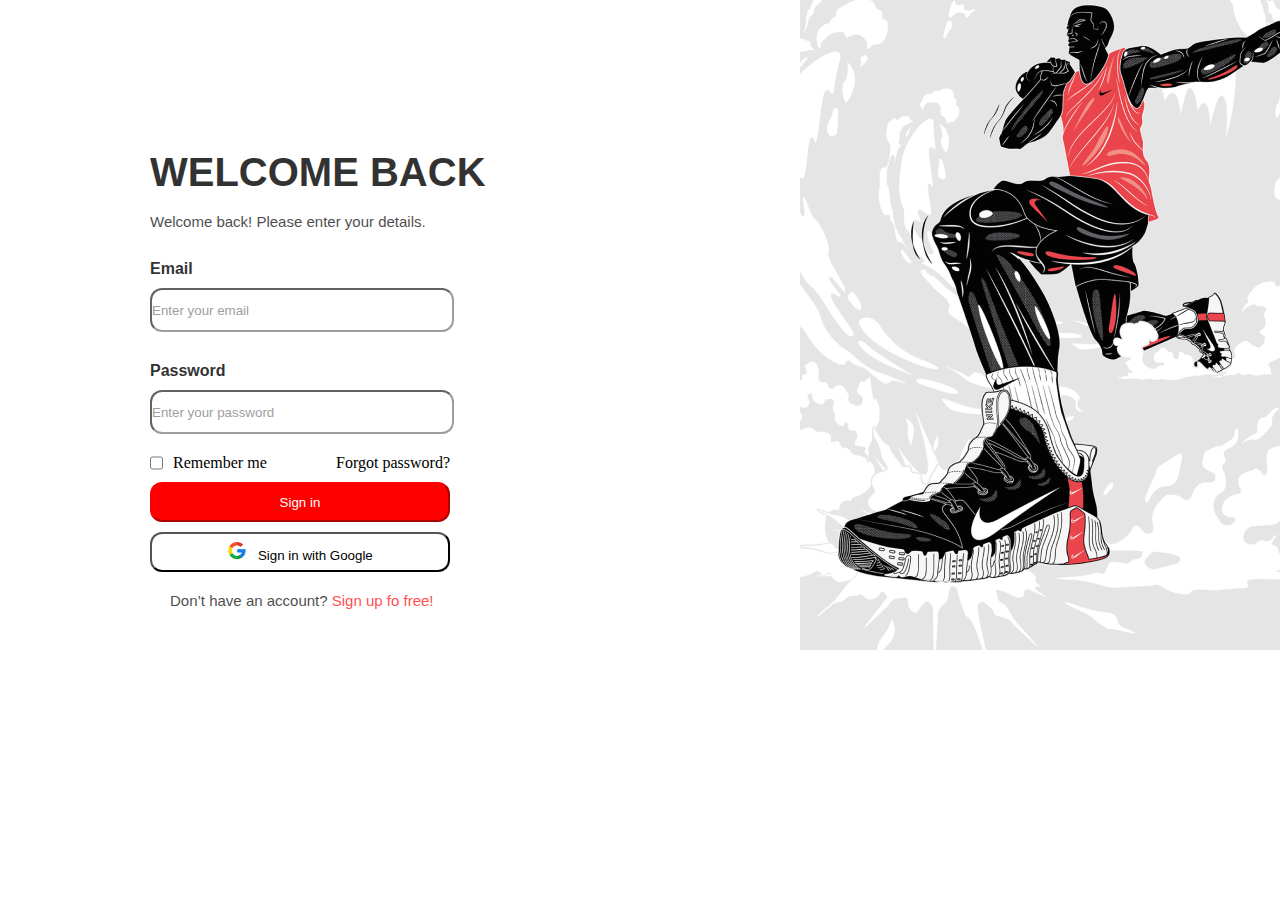
<file: index.html>
<!DOCTYPE html>
<html lang="en">

<head>
    <meta charset="UTF-8">
    <meta http-equiv="X-UA-Compatible" content="IE=edge">
    <meta name="viewport" content="width=device-width">
    <link id="f" rel="shortcut icon"
        href='[data-uri]'
        type="image/x-icon">
    <title>Web-Midterm</title>
</head>

<style>
    * {
        margin: 0;
        padding: 0;
    }

    .photo {
        margin-left: 350px;
    }

    body {
        border-color: #F8F8F8;
        display: flex;
    }

    @media(max-width:1000px) {
        .photo {
            max-width: 0px;
        }
    }

    @media(max-width:400px) {
        .enter {
            max-width: 400px;
            margin-left: 50px;
        }
    }

    .enter {
        width: 300px;
        margin-top: 150px;
        margin-left: 150px;
    }

    .enter h1 {
        font-size: 40px;
        font-family: 'Poppins', sans-serif;
        width: 400px;
        opacity: 0.8;
    }

    @media(max-width:400px) {
        .enter h1 {
            max-width: 400px;
        }
    }

    p {
        width: 300px;
        font-size: 15px;
        font-family: 'Poppins', sans-serif;
        opacity: 0.7;
    }

    @media(max-width:400px) {
        .p {
            max-width: 300px;
        }
    }

    .enter h4 {
        margin-top: 30px;
        font-family: 'Poppins', sans-serif;
        opacity: 0.8;
    }

    button {
        background-color: #fff;
        border-radius: 12px;
        width: 300px;
        height: 40px;
        margin-top: 10px;
        text-align: left;
    }

    @media(max-width:400px) {
        .button {
            max-width: 300px;
        }
    }

    .input {
        background-color: #fff;
        border-radius: 12px;
        width: 300px;
        height: 40px;
        margin-top: 10px;
        text-align: left;
        opacity: 0.7;
    }

    @media(max-width:400px) {
        .input {
            max-width: 300px;
        }
    }

    #email-error {
        color: rgb(255, 0, 0);
    }

    .check {
        display: flex;
    }

    .check .remember {
        margin-left: 10px;
    }

    .checkbox {
        margin-top: 20px;
        display: flex;
        justify-content: space-between;
    }

    .sign {
        background-color: rgb(255, 0, 0);
        color: rgb(255, 255, 255);
        border-color: rgb(255, 0, 0);
        text-align: center;
    }

    .sign:hover {
        background-color: #fff;
        color: rgb(255, 0, 0);
        border-color: rgb(255, 0, 0);
        cursor: pointer;
    }

    .google {
        text-align: center;
        justify-content: space-between;
    }

    .google span {
        margin-left: 7px;
        margin-top: -10px;
    }

    .google:hover {
        background-color: #fff;
        color: rgb(255, 0, 0);
        border-color: rgb(255, 0, 0);
        cursor: pointer;
    }

    .signupfree {
        margin-top: 20px;
        margin-left: 20px;
        color: #000;
        text-decoration: none;
    }

    .signupfree span {
        color: rgb(255, 0, 0);
    }
</style>

<body>
    <div class="enter">
        <h1>WELCOME BACK</h1><br>
        <p>Welcome back! Please enter your details.</p>
<!-- this part connect with js -->
        <h4>Email</h4>
        <input  class="input" type="email" placeholder="Enter your email" id="contact-email" onkeyup="validateEmail()" >
        <span id="email-error"></span>

        <h4>Password</h4>
        <input class="input" type="password" minlength="8" placeholder="Enter your password">

        <div class="checkbox">
            <div class="check">
                <input type="checkbox">
                <span class="remember">Remember me</span>
            </div>
            <span>Forgot password?</span>
        </div>
        <button type="submit" class="sign">Sign in</button>
        <button type="submit" class="google"> <img src="img/google.png" alt="google icon" width="20px"> <span> Sign in
                with Google </span> </button>
        <p class="signupfree">Don’t have an account? <span>Sign up fo free!</span> </p>
    </div>

 
        <img src="./img/c392ba101244345 1.png" class="photo" alt="sportsman" width="600">
    


    <script src = "script.js"></script>


</body>

</html>
</file>
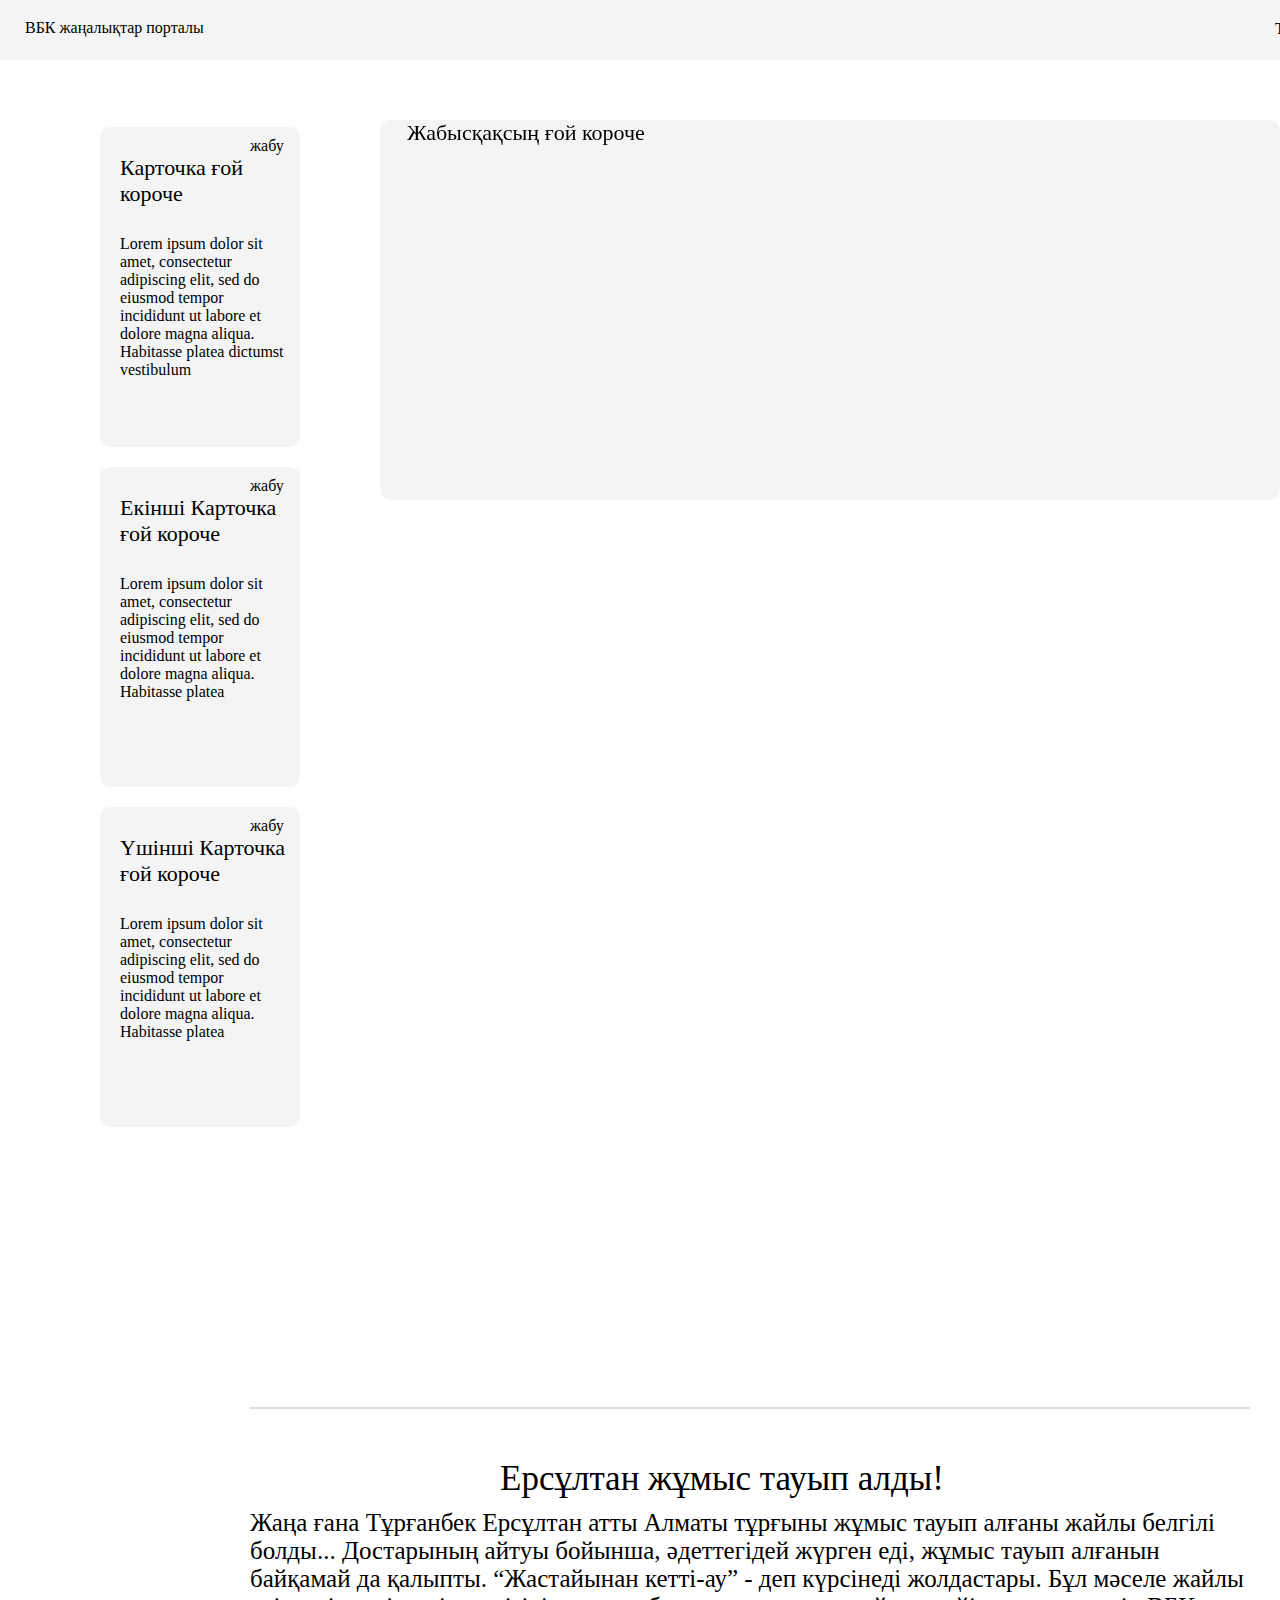
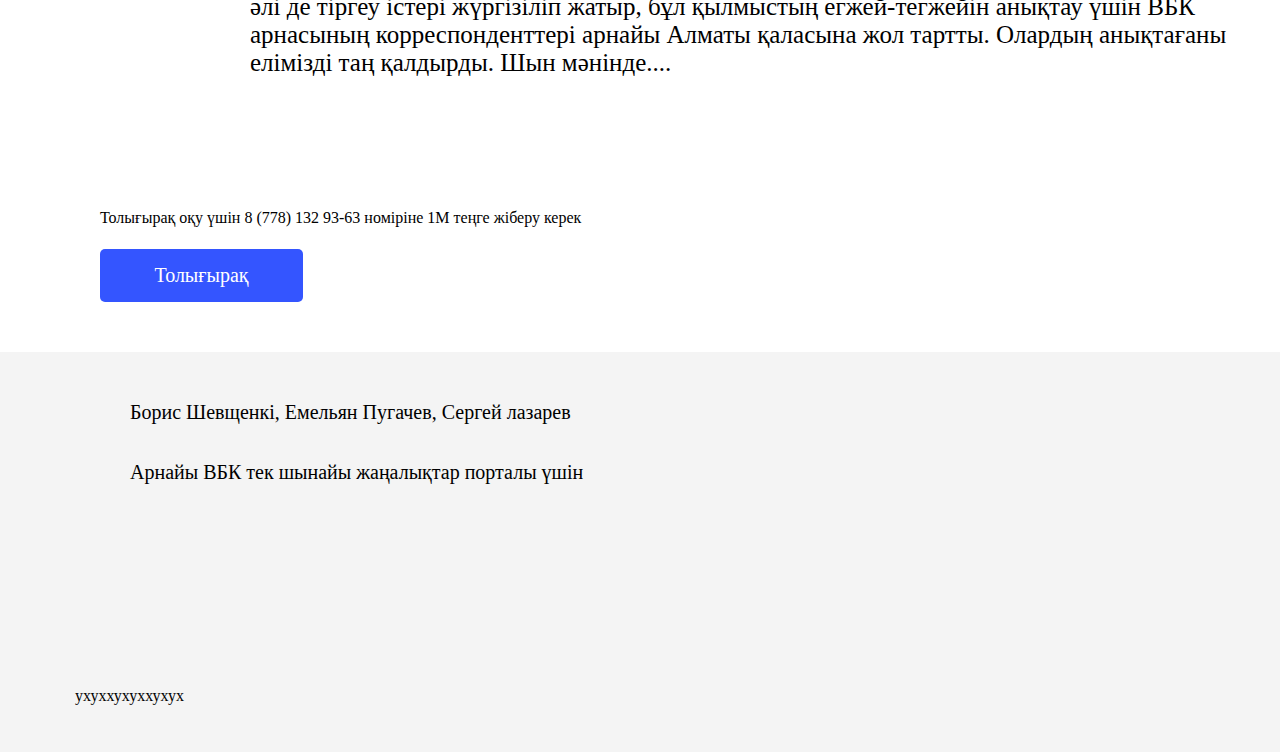
<file: hw2/index.html>
<!DOCTYPE html>
<html lang="en">
<head>
    <meta charset="UTF-8">
    <meta http-equiv="X-UA-Compatible" content="IE=edge">
    <meta name="viewport" content="width=device-width, initial-scale=1.0">
    <link id = "f" rel = "shortcut icon" href = 'https://bestdesignhub.com/wp-content/uploads/2020/08/hatchful.png' type = "image/x-icon">

    <title>Bu'rtu'rli Sait</title>
</head>
<style>
  *{
    padding: 0;
    margin: 0;
    box-sizing: border-box;
  }
  /* we change <div class = "head">  --->  header */
  /* header{
    width: 100%;
    height: 80px;
    background-color: #F4F4F4;
    position: fixed;
    top:0px;
    z-index: 2;
    font-size: 24px;
    padding-left: 80px;
    padding-top: 24px;
  }
  .right{
    margin-left: auto;
  } */
  .head{
    background: #F4F4F4;
    position: absolute;
    width: 1470px;
    height: 60px;
    top:0px;
  }
   .right{
    width: 200px;
    height: 20px;
    margin-left: 1275px;
    margin-top: -19px;
  }
  .left{
    width: 200px;
    height: 20px;
    margin-left: 25px;
    margin-top: 19px;
  }
  .zhabysqaq{
    background: #F4F4F4;
    position: sticky;
    width: 900px;
    height: 380px;
    left: 478px;
    top:120px;
    border-radius: 10px;
  }
  .zhabysqaqtext{
    margin-left: 27px;
    margin-top: 7px;
    font-size: 22px;
  }
  .cards{
    width: 220px;
    height: 1200px;
    margin-left:100px;
    margin-top:-260px;
  }
  /* 1 */
  .card1{
    padding: 10px;
    width: 200px;
    height: 320px;
    background: #F4F4F4;
    border-radius: 10px;
  }
  .card1title{
    margin-left: 10px;
    font-family:Georgia, 'Times New Roman', Times, serif;
    font-size: 22px;
  }
  .card1text{
    margin-top: 10px;
    margin-left: 10px;
    font-family: cursive;
  }
  /* 2 */
  .card2{
    padding: 10px;
    width: 200px;
    height: 320px;
    margin-top: 20px;
    background: #F4F4F4;
    border-radius: 10px;
  }
  .card2title{
    margin-left: 10px;
    font-family:Georgia, 'Times New Roman', Times, serif;
    font-size: 22px;
  }
  .card2text{
    margin-top: 10px;
    margin-left: 10px;
    font-family: cursive;
  }
  /* 3 */
  .card3{
    padding: 10px;
    width: 200px;
    height: 320px;
    margin-top: 20px;
    background: #F4F4F4;
    border-radius: 10px;
  }
  .card3title{
    margin-left: 10px;
    font-family:Georgia, 'Times New Roman', Times, serif;
    font-size: 22px;
  }
  /* zhabular */
  .card3text{
    margin-top: 10px;
    margin-left: 10px;
    font-family: cursive;
  }
  .zhabu{
    margin-left:140px;
  }
  
  .line{
    width:100%;
    height:1px;
  } 
  
  .line{
    width:1000px;
    height: 0;
    margin-top:80px;
    margin-left: 250px;
    margin-bottom: 300px;
    border: 1px solid #DCDCDC;
  }
  .erstitle{
    width: 450px;
    height: 100px;
    margin-top: -250px;
    margin-left: 500px;
    font-size:35px;
  }
  .erstext{
    width: 1000px;
    height: 400px;
    margin-top: -50px;
    margin-left: 250px;
    font-size: 25px;
    font-family:'Times';
  }
  .number{
    width: 500px;
    height: 10px;
    margin-top:-100px;
    margin-left: 100px;

  }
  button{
    padding:15px;
    border:none;
    background-color:#3455FF;
    color:white;
    margin:auto;
    width:203px;
    border-radius: 5px;
    font-family: 'Times';
    font-size: 20px;
    margin-left: 100px;
    margin-top: 30px;
}
.asty{
  width: 1470px;
  height: 400px;
  margin-top: 50px;
  background: #F4F4F4;
}
.journalists{
  width: 550px;
  height: 30px;
  padding: 30px;
  margin-left: 100px;
  font-size: 20px;
  line-height: 3;
}
.kicking{
  width: 100px;
  height: 0;
  padding: 25px;
  margin-top: 250px;
  margin-left: 50px;
}
</style>

<body>
    <!-- head -->   
    <!-- change to header -->
    <div class="head">
        <p class = "left">ВБК жаңалықтар порталы</p>
        <p class = "right">Тек шынайы ақпарат!</p>
    </div>
    <!-- <header>
      <span class="right"></span>
    </header> -->

    <!-- zhabysqaq -->
    <div>
    <div class="zhabysqaq">
        <p class = "zhabysqaqtext">Жабысқақсың ғой короче</p>
    </div>
    <!-- cards -->
  <div class="cards">
    <div class="card1">
        <p class = "zhabu">жабу</p>
        <p class = "card1title">Карточка ғой короче</p><br>
        <p class = "card1text">Lorem ipsum dolor sit amet, consectetur adipiscing elit, sed do eiusmod tempor incididunt ut labore et dolore magna aliqua. Habitasse platea dictumst vestibulum </p><br>
    </div>
    <div class="card2">
        <p class = "zhabu">жабу</p>
        <p class = "card2title">Екінші Карточка ғой короче</p><br>
        <p class = "card2text">Lorem ipsum dolor sit amet, consectetur adipiscing elit, sed do eiusmod tempor incididunt ut labore et dolore magna aliqua. Habitasse platea</p><br>
    </div>
    <div class="card3">
        <p class = "zhabu">жабу</p>
        <p class = "card3title">Үшінші Карточка ғой короче</p><br>
        <p class = "card3text">Lorem ipsum dolor sit amet, consectetur adipiscing elit, sed do eiusmod tempor incididunt ut labore et dolore magna aliqua. Habitasse platea</p><br>
    </div>
  </div>
</div>
  <!-- line -->
  <div class="line"></div>
  <!-- Ers found work -->
  <div class="ers">
    <p class = "erstitle">Ерсұлтан жұмыс тауып алды!</p>
    <p class = "erstext">Жаңа ғана Тұрғанбек Ерсұлтан атты Алматы тұрғыны жұмыс тауып алғаны жайлы белгілі болды... Достарының айтуы бойынша, әдеттегідей жүрген еді, жұмыс тауып алғанын байқамай да қалыпты. “Жастайынан кетті-ау” - деп күрсінеді жолдастары. Бұл мәселе жайлы әлі де тіргеу істері жүргізіліп жатыр, бұл қылмыстың егжей-тегжейін анықтау үшін ВБК арнасының корреспонденттері арнайы Алматы қаласына жол тартты. Олардың анықтағаны елімізді таң қалдырды. Шын мәнінде....</p> 
  </div>
   <!-- number for more information -->
  <div class="number">Толығырақ оқу үшін 8 (778) 132 93-63 номіріне 1М теңге жіберу керек</div>
  <!-- submit for more information -->
  <div class="submit">
    <button type = "submit">Толығырақ</button>
  </div>
  <!-- asty -->
  <div class="asty">
    <p class = "journalists">Борис Шевщенкі, Емельян Пугачев, Сергей лазарев<br>
      Арнайы ВБК тек шынайы жаңалықтар порталы үшін
    </p>
    <p class = "kicking">ухуххухуххухух</p>
  </div>

</body>
</html>
</file>
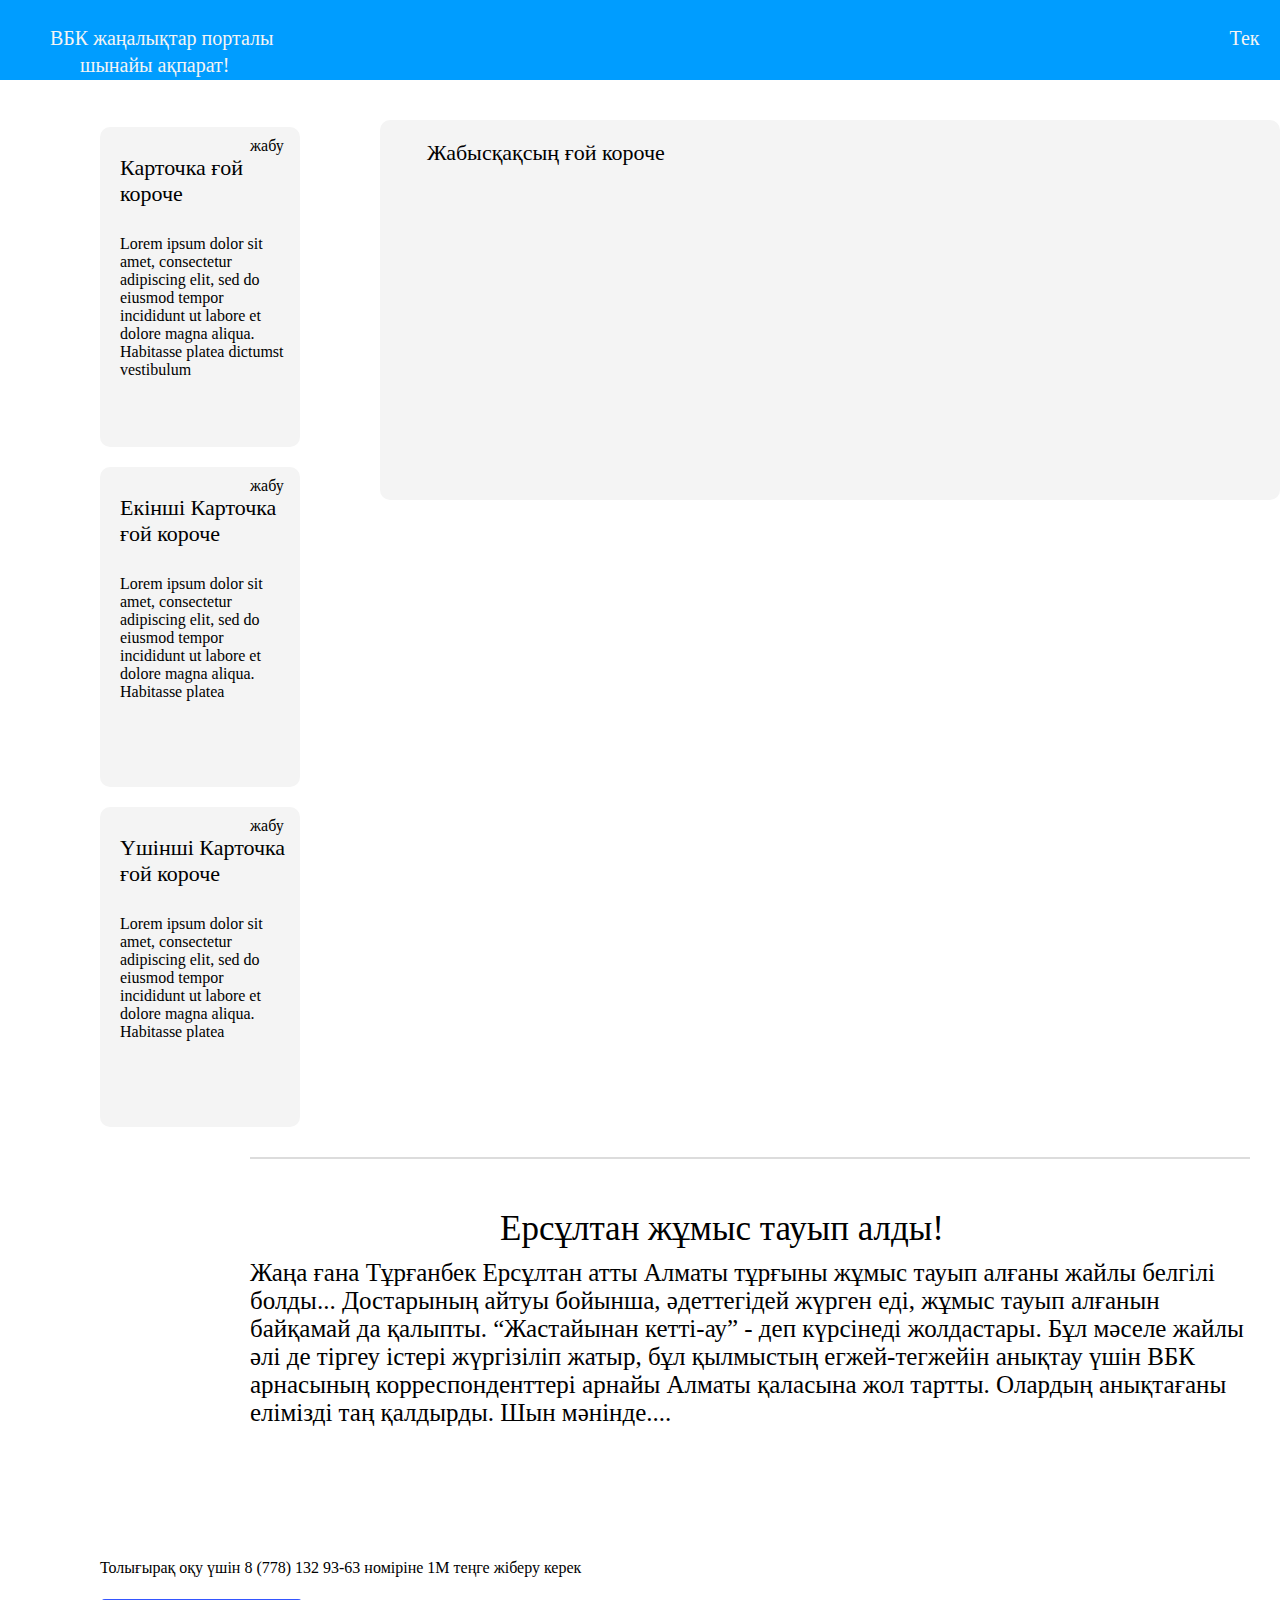
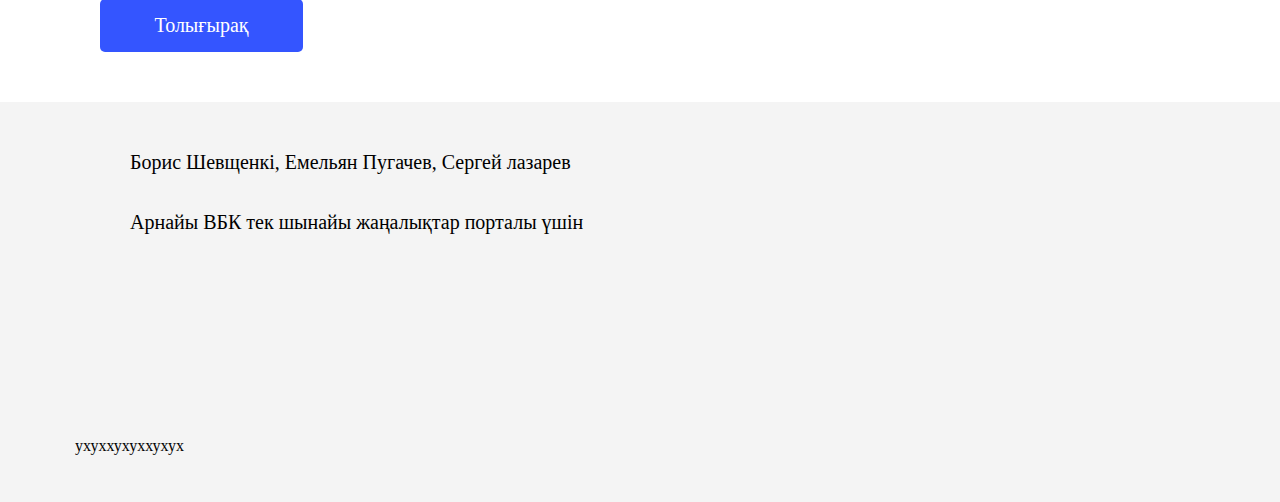
<file: hw3/index.html>
<!DOCTYPE html>
<html lang="en">
<head>
    <meta charset="UTF-8">
    <meta http-equiv="X-UA-Compatible" content="IE=edge">
    <meta name="viewport" content="width=device-width, initial-scale=1.0">
    <link id = "f" rel = "shortcut icon" href = 'https://bestdesignhub.com/wp-content/uploads/2020/08/hatchful.png' type = "image/x-icon">

    <title>Bu'rtu'rli Sait</title>
</head>
<style>
  *{
    padding: 0;
    margin: 0;
    box-sizing: border-box;
  }
  /* we change <div class = "head">  --->  header */
  header{
    width: 100%;
    height: 80px;
    background-color: #f4f4f4e2;
    position: fixed;
    top:0px;
    z-index: 2;
    font-size: 24px;
    padding-left: 80px;
    padding-top: 24px;
    backdrop-filter: blur(10px);
  }
  header:hover{
    background-color: rgb(0, 157, 255);
    color:#F4F4F4;
  }
  .right{
    margin-left: 950px;
    font-size: 20px;
  }
  .left{
    margin-left: -30px;
    font-size: 20px;
  }

  /* main{
    margin-top: 80px;
    padding:0px 80px;
  } */
 
  .contein{
    background: #F4F4F4;
    position: sticky;
    width: 900px;
    height: 380px;
    left: 478px;
    top:120px;
    border-radius: 10px;
    transition: 0.2s ease;
    cursor: pointer;
  }
  .contein:hover{
    background-color: rgb(0, 99, 211);
    color: #DCDCDC;
  }
  .conteintext{
    padding:20px;
    margin-left: 27px;
    margin-top: 7px;
    font-size: 22px;
  }
  .cards{
    width: 220px;
    height: 950px;
    margin-left:100px;
    margin-top:-260px;
    display: inline-block;
  }
  /* 1 */
  .card1{
    padding: 10px;
    width: 200px;
    height: 320px;
    background: #F4F4F4;
    border-radius: 10px;
  }
  .card1title{
    margin-left: 10px;
    font-family:Georgia, 'Times New Roman', Times, serif;
    font-size: 22px;
  }
  .card1text{
    margin-top: 10px;
    margin-left: 10px;
    font-family: cursive;
  }
  /* 2 */
  .card2{
    padding: 10px;
    width: 200px;
    height: 320px;
    margin-top: 20px;
    background: #F4F4F4;
    border-radius: 10px;
  }
  .card2title{
    margin-left: 10px;
    font-family:Georgia, 'Times New Roman', Times, serif;
    font-size: 22px;
  }
  .card2text{
    margin-top: 10px;
    margin-left: 10px;
    font-family: cursive;
  }
  /* 3 */
  .card3{
    padding: 10px;
    width: 200px;
    height: 320px;
    margin-top: 20px;
    background: #F4F4F4;
    border-radius: 10px;
  }
  .card3title{
    margin-left: 10px;
    font-family:Georgia, 'Times New Roman', Times, serif;
    font-size: 22px;
  }
  /* close_button */
  .card3text{
    margin-top: 10px;
    margin-left: 10px;
    font-family: cursive;
  }
  .cards:last-child{
    display: inline-block;
    margin-bottom: 0;
  }
  .close_button{
    margin-left:140px;
  }
  
  .line{
    width:1000px;
    height: 0;
    margin-top:80px;
    margin-left: 250px;
    margin-bottom: 300px;
    border: 1px solid #DCDCDC;
  }
  .erstitle{
    width: 450px;
    height: 100px;
    margin-top: -250px;
    margin-left: 500px;
    font-size:35px;
  }
  .erstext{
    width: 1000px;
    height: 400px;
    margin-top: -50px;
    margin-left: 250px;
    font-size: 25px;
    font-family:'Times';
  }
  .number{
    width: 500px;
    height: 10px;
    margin-top:-100px;
    margin-left: 100px;

  }
  button{
    display: block;
    padding:15px;
    border:none;
    background-color:#3455FF;
    color:white;
    margin:auto;
    width:203px;
    border-radius: 5px;
    font-family: 'Times';
    font-size: 20px;
    margin-left: 100px;
    margin-top: 30px;
    cursor: pointer;
  }
  button:hover{
    background-color: rgb(25, 0, 149);
  }
  button:focus{
    background-color: rgb(133, 133, 133);
    outline:3px;
    color:black;
  }
footer{
  width: 1470px;
  height: 400px;
  margin-top: 50px;
  background: #F4F4F4;
}
.journalists{
  width: 550px;
  height: 30px;
  padding: 30px;
  margin-left: 100px;
  font-size: 20px;
  line-height: 3;
}
.kicking{
  width: 100px;
  height: 0;
  padding: 25px;
  margin-top: 250px;
  margin-left: 50px;
  cursor: not-allowed;
}
.kicking:hover{
    opacity: 0.5;
}
</style>

<body>
    <!-- head -->   
    <!-- change to header -->
    <!-- <div class="head">
        <p class = "left">ВБК жаңалықтар порталы</p>
        <p class = "right">Тек шынайы ақпарат!</p>
    </div> -->
    <header>
        <span class="left">ВБК жаңалықтар порталы</span>
      <span class="right">Тек шынайы ақпарат!</span>
    </header>

    <!-- contein -->
    <main>
    <div>
    <div class="contein">
        <p class = "conteintext">Жабысқақсың ғой короче</p>
    </div>
    <!-- cards -->
  <div class="cards">
    <div class="card1">
        <p class = "close_button">жабу</p>
        <p class = "card1title">Карточка ғой короче</p><br>
        <p class = "card1text">Lorem ipsum dolor sit amet, consectetur adipiscing elit, sed do eiusmod tempor incididunt ut labore et dolore magna aliqua. Habitasse platea dictumst vestibulum </p><br>
    </div>
    <div class="card2">
        <p class = "close_button">жабу</p>
        <p class = "card2title">Екінші Карточка ғой короче</p><br>
        <p class = "card2text">Lorem ipsum dolor sit amet, consectetur adipiscing elit, sed do eiusmod tempor incididunt ut labore et dolore magna aliqua. Habitasse platea</p><br>
    </div>
    <div class="card3">
        <p class = "close_button">жабу</p>
        <p class = "card3title">Үшінші Карточка ғой короче</p><br>
        <p class = "card3text">Lorem ipsum dolor sit amet, consectetur adipiscing elit, sed do eiusmod tempor incididunt ut labore et dolore magna aliqua. Habitasse platea</p><br>
    </div>
  </div>
</div>
  <!-- line -->
  <div class="line"></div>
  <!-- Ers found work -->
  <div class="ers">
    <p class = "erstitle">Ерсұлтан жұмыс тауып алды!</p>
    <p class = "erstext">Жаңа ғана Тұрғанбек Ерсұлтан атты Алматы тұрғыны жұмыс тауып алғаны жайлы белгілі болды... Достарының айтуы бойынша, әдеттегідей жүрген еді, жұмыс тауып алғанын байқамай да қалыпты. “Жастайынан кетті-ау” - деп күрсінеді жолдастары. Бұл мәселе жайлы әлі де тіргеу істері жүргізіліп жатыр, бұл қылмыстың егжей-тегжейін анықтау үшін ВБК арнасының корреспонденттері арнайы Алматы қаласына жол тартты. Олардың анықтағаны елімізді таң қалдырды. Шын мәнінде....</p> 
  </div>
   <!-- number for more information -->
  <div class="number">Толығырақ оқу үшін 8 (778) 132 93-63 номіріне 1М теңге жіберу керек</div>
  <!-- submit for more information -->
  <div class="submit">
    <button type = "submit">Толығырақ</button>
  </div>
</main>
  <!-- asty -->
  <footer>
    <p class = "journalists">Борис Шевщенкі, Емельян Пугачев, Сергей лазарев<br>
      Арнайы ВБК тек шынайы жаңалықтар порталы үшін
    </p>
    <p class = "kicking">ухуххухуххухух</p>
</footer>

</body>
</html>
</file>
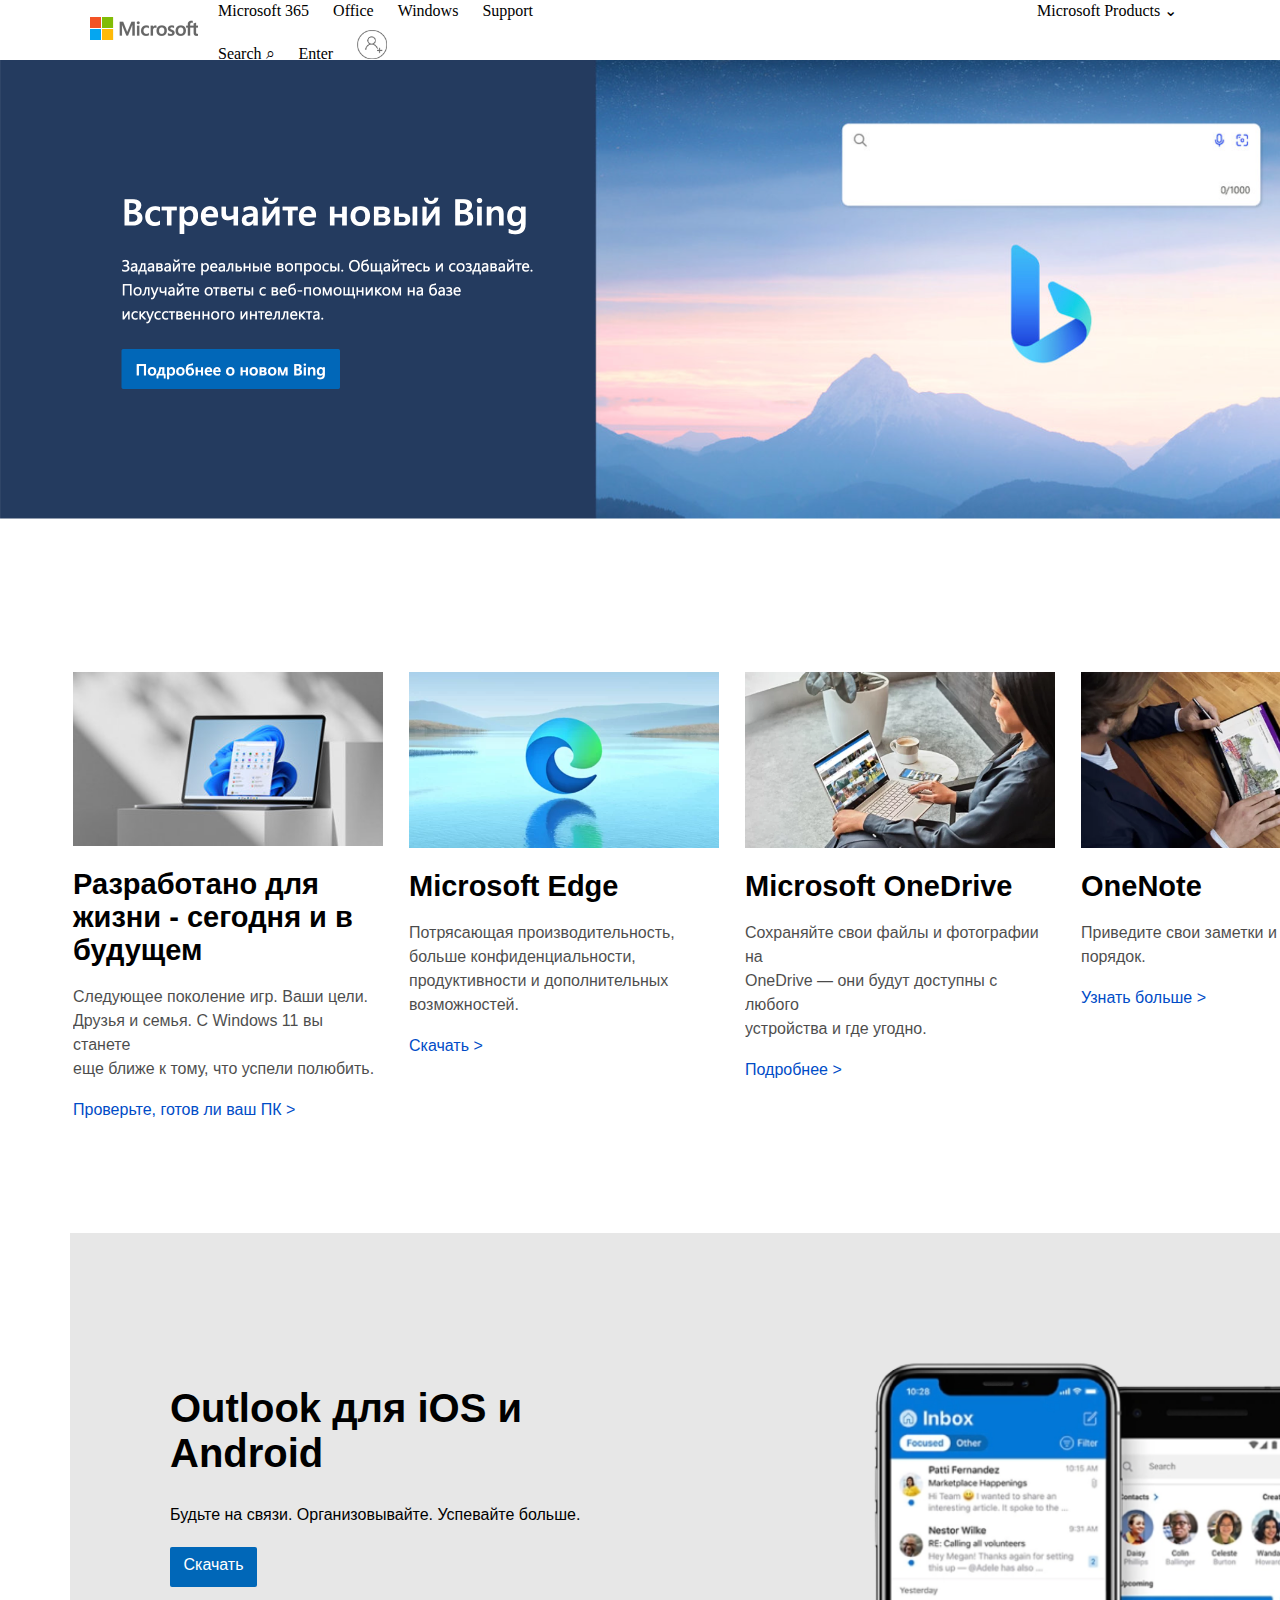
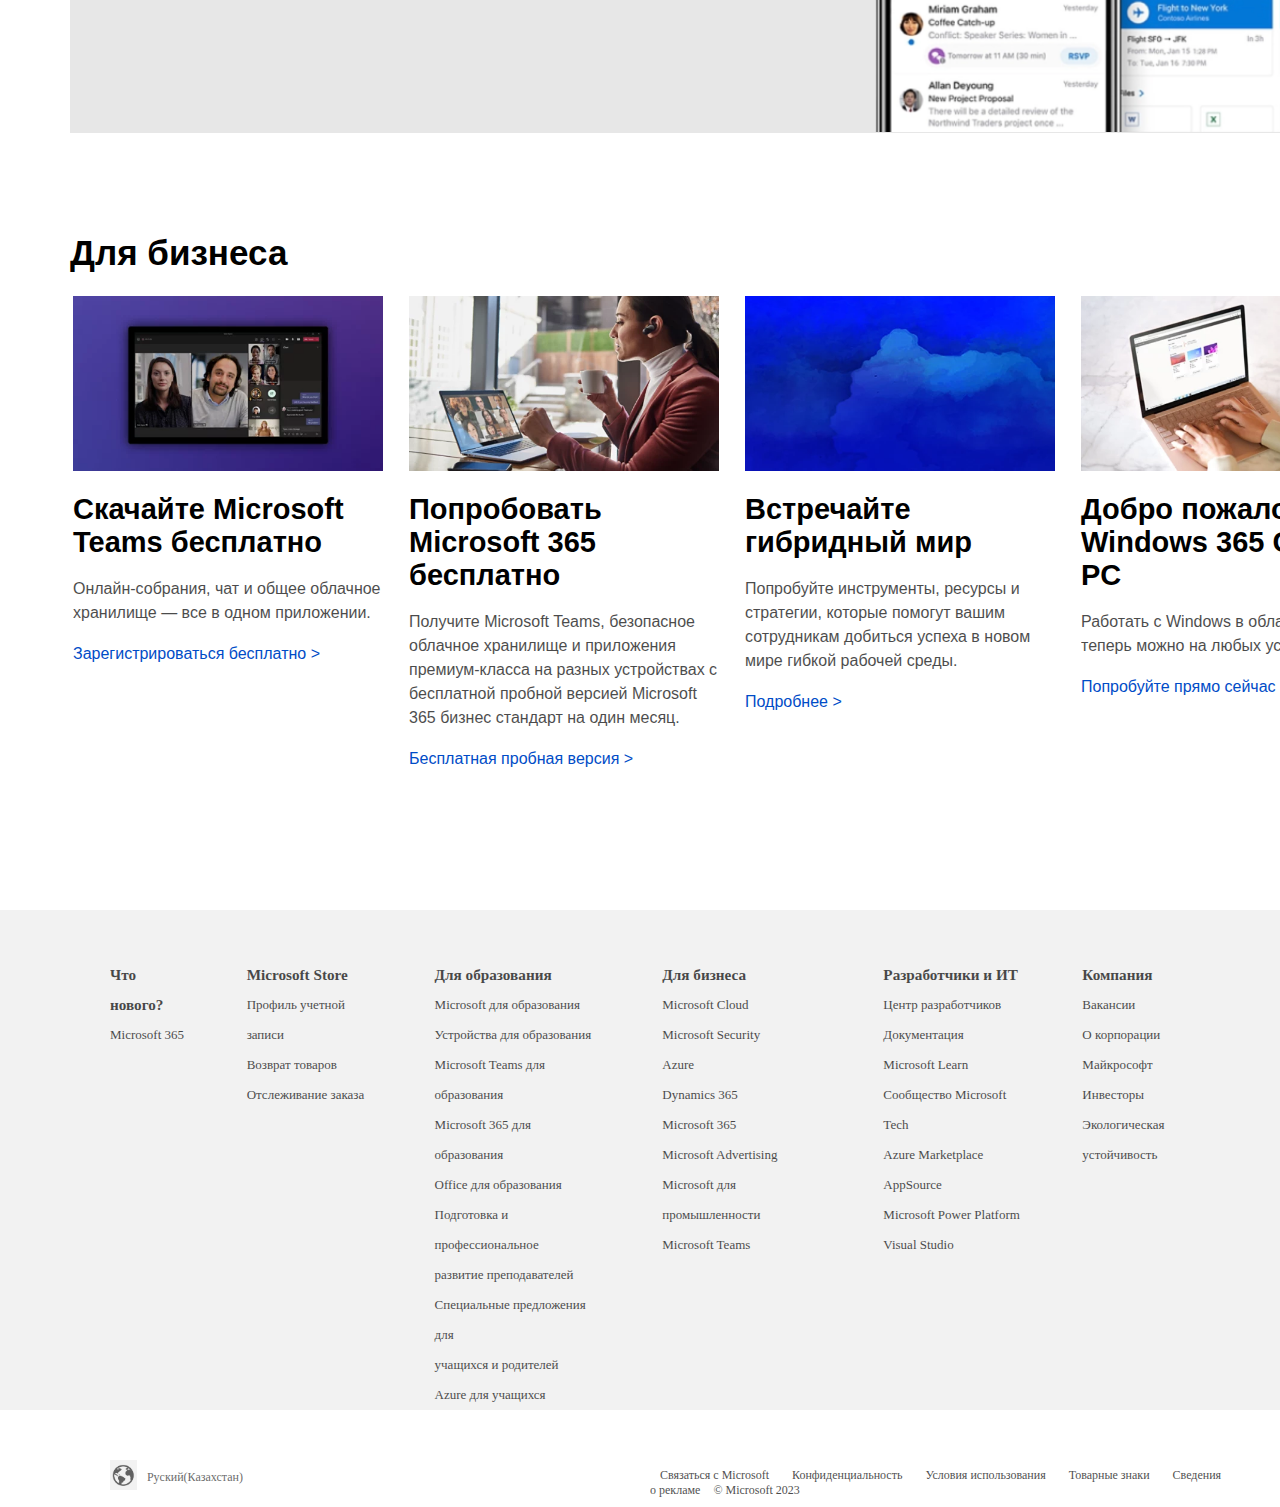
<file: hw4/index.html>
<!DOCTYPE html>
<html lang="en">
<head>
    <meta charset="UTF-8">
    <meta http-equiv="X-UA-Compatible" content="IE=edge">
    <meta name="viewport" content="width=device-width, initial-scale=1.0">
    <link rel = "stylesheet" href = "index.css">
    <link rel = "stylesheet" href = "[data-uri]">
    <title>Microsoft</title>
</head>
<body>
    <!-- header -->
    <header>
        <!-- <nav class="head"> -->
            <div class="head-container">
                <a href="#" class="head-logo"><img class = "logo" src = "images/RE1Mu3b.png" alt = "microsoft" width="108px"></a>
                <!-- menu part -->
                <div class="menu">
                    <ul class="head-menu-left">
                        <li><a href="https://www.microsoft.com/ru-ru/microsoft-365?rtc=1">Microsoft 365</a></li>
                        <li><a href="https://www.microsoft.com/ru-ru/microsoft-365/microsoft-office?rtc=1">Office</a></li>
                        <li><a href="https://support.microsoft.com/ru-ru/windows">Windows</a></li>
                        <li><a href="https://support.microsoft.com/ru-ru">Support</a></li>
                            <span class = "head-menu-right">
                            <a href="#">Microsoft Products <span>⌄</span></a>
                            <a href="#">Search <span class="search-logo">⌕</span></a>
                            <a href="#">Enter</a>
                            <a href ="#"><img src = "images/Снимок экрана 2023-03-13 в 14.44.39.png" alt = "enter" width="30px"></a>
                            </span>
                    </ul>
                </div>
            </div>
        <!-- </nav> -->
    </header>
    <!-- main -->
    <main>
        <div class="main-container">
        <a href = "https://www.bing.com/new?icid=mscom_marcom_H1a_BingAI"><img src = "images/Снимок экрана 2023-03-13 в 19.56.21.png" alt = "main photo" width="1470px"></a>
        <!-- <button type = "submit">Подробнее о новом Bing</button> -->
        </div>

        <div class ="flex-container">
            <div> <!-- 1st card-->
            <a href ="https://support.microsoft.com/ru-ru/windows#pchealthcheck">
                <img src ="images/1.jpeg" alt = "1st photo" width="310px"><br>
                <h1>Разработано для<br> жизни - сегодня и в<br> будущем</h1>
                <p>Следующее поколение игр. Ваши цели. <br>Друзья и семья. С Windows 11 вы станете <br>еще ближе к тому, что успели полюбить.</p>
                <div class = "link">Проверьте, готов ли ваш ПК <span> > </span></div>
            </a>
            </div>
            <!-- <hr>  OMG this tag what I need -->
            <div>   <!-- 2nd card -->
                <a href ="https://www.microsoft.com/ru-ru/edge?form=MI13F3&OCID=MI13F3">
                    <img src ="images/2.webp" alt = "2nd photo" width="310px"><br>
                    <h1>Microsoft Edge</h1>
                    <p>Потрясающая производительность, <br>больше конфиденциальности, <br>продуктивности и дополнительных<br> возможностей.</p>
                    <div class = "link">Скачать <span> > </span></div>
                </a>
            </div>

            <div>   <!-- 3rd card -->
                <a href ="https://www.microsoft.com/ru-ru/microsoft-365/onedrive/online-cloud-storage?icid=mscom_marcom_CPH3a_OneDrive">
                    <img src ="images/3.webp" alt = "3nd photo" width="310px"><br>
                    <h1>Microsoft OneDrive</h1>
                    <p>Сохраняйте свои файлы и фотографии на<br> OneDrive — они будут доступны с любого<br> устройства и где угодно.</p>
                    <div class = "link">Подробнее <span> > </span></div>
                </a>
            </div>
 
            <div>   <!-- 4th card -->
                <a href ="https://www.microsoft.com/ru-ru/microsoft-365/onenote/digital-note-taking-app?icid=mscom_marcom_CPH4a_OneNote">
                    <img src ="images/4.webp" alt = "4th photo" width="310px"><br>
                    <h1>OneNote</h1>
                    <p>Приведите свои заметки и дела в <br>порядок.</p>
                    <div class = "link">Узнать больше <span> > </span></div>
                </a>
            </div>
        </div>

        <!-- <div class="back-button">
            <div class="back-button-text"><span>↑ </span> Назад наверх</div>
        </div> -->

    <div class = "center-container">
    <a href="https://www.microsoft.com/ru-ru/microsoft-365/outlook-mobile-for-android-and-ios?icid=mscom_marcom_MPH1a_OutlookApp">
        <div class="center">
            <a href ="https://www.microsoft.com/ru-ru/microsoft-365/outlook-mobile-for-android-and-ios?icid=mscom_marcom_MPH1a_OutlookApp">
            <img src="images/Снимок_экрана_2023-03-15_в_00.45.31-removebg-preview.png" alt = "phone" width="650px">
            <h1>Outlook для iOS и<br> Android</h1>
            <p>Будьте на связи. Организовывайте. Успевайте больше.</p>
            </a>
            <a href="https://www.microsoft.com/ru-ru/microsoft-365/outlook-mobile-for-android-and-ios?icid=mscom_marcom_MPH1a_OutlookApp">
            <div class= "button">
                <div class = "button-text">Скачать</div>
            </div>
            </a>
        </div>
    </a>
    </div>

    <h1 class="title-for-flex-container-2part">Для бизнеса</h1>
    <div class ="flex-container-2part">
        <div> <!-- 1st card-->
        <a href ="https://www.microsoft.com/ru-ru/microsoft-teams/free?icid=mscom_marcom_CPW1a_MicrosoftTeams&rtc=1">
            <img src ="images/gldn-CP-Microsoft-Teams-Commercial.webp" alt = "1st photo" width="310px"><br>
            <h1>Скачайте Microsoft<br> Teams бесплатно</h1>
            <p>Онлайн-собрания, чат и общее облачное<br> хранилище — все в одном приложении.</p>
            <div class = "link">Зарегистрироваться бесплатно <span> > </span></div>
        </a>
        </div>

        <div>   <!-- 2nd card -->
            <a href ="https://www.microsoft.com/ru-ru/microsoft-365/business/compare-all-microsoft-365-business-products?icid=mscom_marcom_CPW2a_M365forBusiness&activetab=tab%3aprimaryr2">
                <img src ="images/Content-Card-Microsoft-365-For-Business-Woman-Teams-Call.webp" alt = "2nd photo" width="310px"><br>
                <h1>Попробовать Microsoft 365 бесплатно</h1>
                <p>Получите Microsoft Teams, безопасное<br> облачное хранилище и приложения<br> премиум-класса на разных устройствах с<br> бесплатной пробной версией Microsoft <br>365 бизнес стандарт на один месяц.</p>
                <div class = "link">Бесплатная пробная версия <span> > </span></div>
            </a>
        </div>

        <div>   <!-- 3rd card -->
            <a href ="https://www.microsoft.com/ru-ru/flexibility/hybrid-work-solutions?ocid=AID3045379_QSG_57610">
                <img src ="images/Content-Card-Brand-Hybrid-Work.webp" alt = "3nd photo" width="310px"><br>
                <h1>Встречайте гибридный мир</h1>
                <p>Попробуйте инструменты, ресурсы и<br> стратегии, которые помогут вашим<br> сотрудникам добиться успеха в новом<br> мире гибкой рабочей среды.</p>
                <div class = "link">Подробнее <span> > </span></div>
            </a>
        </div>

        <div>   <!-- 4th card -->
            <a href ="https://www.microsoft.com/ru-ru/windows-365?icid=mscom_marcom_CPW4a_Windows365">
                <img src ="images/JIC-DPS-CP01.webp" alt = "4th photo" width="310px"><br>
                <h1>Добро пожаловать в Windows 365 Cloud PC</h1>
                <p>Работать с Windows в облаке Microsoft<br> теперь можно на любых устройствах.</p>
                <div class = "link">Попробуйте прямо сейчас <span> > </span></div>
            </a>
        </div>
    </div>

    </main>
    <!-- footer -->
    <footer>
    <div class="footer-container">
        <div class="footer-text">
            <h3>Что нового?</h3>
            <p>Microsoft 365</p>
        </div>
        <div class="footer-text">
            <h3>Microsoft Store</h3>
            <p>Профиль учетной записи<br>
                Возврат товаров<br>
                Отслеживание заказа</p>
        </div>
        <div class="footer-text">
            <h3>Для образования</h3>
            <p>Microsoft для образования<br>
                Устройства для образования<br>
                Microsoft Teams для образования<br>
                Microsoft 365 для образования<br>
                Office для образования<br>
                Подготовка и профессиональное<br> развитие преподавателей<br>
                Специальные предложения для<br> учащихся и родителей<br>
                Azure для учащихся</p>
        </div>
        <div class="footer-text">
            <h3>Для бизнеса</h3>
            <p>Microsoft Cloud <br>
                Microsoft Security <br>
                Azure <br>
                Dynamics 365 <br>
                Microsoft 365 <br>
                Microsoft Advertising <br>
                Microsoft для промышленности <br>
                Microsoft Teams</p>
        </div>
        <div class="footer-text">
            <h3>Разработчики и ИТ</h3>
            <p>Центр разработчиков <br>
                Документация <br>
                Microsoft Learn <br>
                Сообщество Microsoft Tech <br>
                Azure Marketplace <br>
                AppSource <br>
                Microsoft Power Platform <br>
                Visual Studio</p>
        </div>
        <div class="footer-text">
            <h3>Компания</h3>
            <p>Вакансии<br>
                О корпорации Майкрософт<br>
                Инвесторы<br>
                Экологическая устойчивость</p>
        </div>
    </div>

        <div class="language">
            <img src="images/Снимок экрана 2023-03-15 в 10.40.24.png" alt="planet-photo-for-language-changes">
            <a href="https://www.microsoft.com/ru-kz/locale">Руский(Казахстан)</a>
        </div>
        <div class="footer-bottom-text"> 
            <a href="https://support.microsoft.com/contactus">Связаться с Microsoft </a>
            <a href="https://privacy.microsoft.com/ru-ru/privacystatement">Конфиденциальность </a>
            <a href="https://www.microsoft.com/en-us/legal/terms-of-use">Условия использования</a>
            <a href="https://www.microsoft.com/en-us/legal/intellectualproperty/trademarks">Товарные знаки </a>
            <a href="https://account.microsoft.com/privacy/ad-settings/signedout?refd=www.microsoft.com&ru=https%3A%2F%2Faccount.microsoft.com%2Fprivacy%2Fad-settings%3Frefd%3Dwww.microsoft.com">Сведения о рекламе</a>
            <span>© Microsoft 2023</span>
        </div>
    </footer>
</body>
</html>
</file>
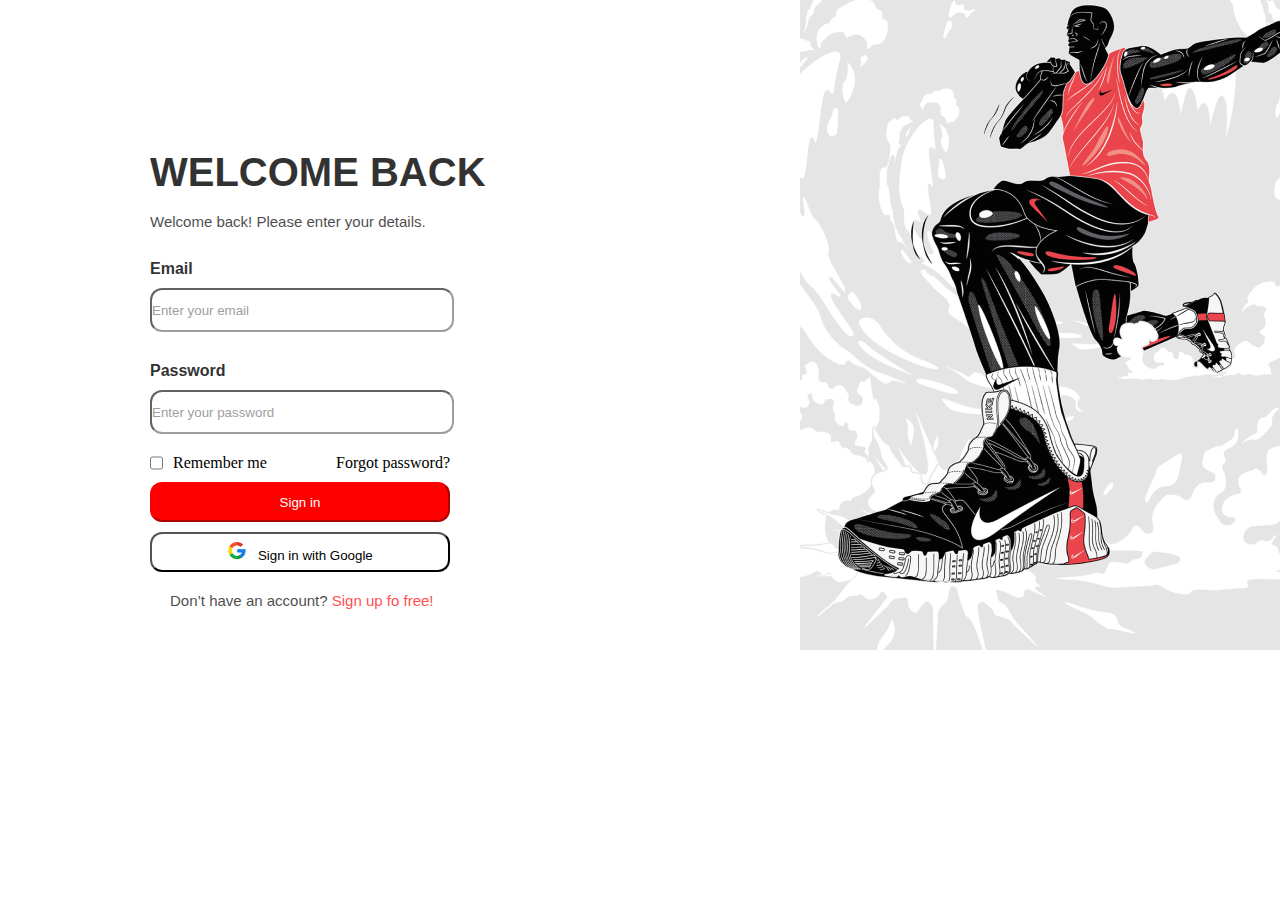
<file: midterm/index.html>
<!DOCTYPE html>
<html lang="en">

<head>
    <meta charset="UTF-8">
    <meta http-equiv="X-UA-Compatible" content="IE=edge">
    <meta name="viewport" content="width=device-width">
    <link id="f" rel="shortcut icon"
        href='[data-uri]'
        type="image/x-icon">
    <title>Web-Midterm</title>
</head>

<style>
    * {
        margin: 0;
        padding: 0;
    }

    .photo {
        margin-left: 350px;
    }

    body {
        border-color: #F8F8F8;
        display: flex;
    }

    @media(max-width:1000px) {
        .photo {
            max-width: 0px;
        }
    }

    @media(max-width:400px) {
        .enter {
            max-width: 400px;
        }
    }

    .enter {
        width: 300px;
        margin-top: 150px;
        margin-left: 150px;
    }

    .enter h1 {
        font-size: 40px;
        font-family: 'Poppins', sans-serif;
        width: 400px;
        opacity: 0.8;
    }

    @media(max-width:400px) {
        .enter h1 {
            max-width: 400px;
        }
    }

    p {
        width: 300px;
        font-size: 15px;
        font-family: 'Poppins', sans-serif;
        opacity: 0.7;
    }

    @media(max-width:400px) {
        .p {
            max-width: 300px;
        }
    }

    .enter h4 {
        margin-top: 30px;
        font-family: 'Poppins', sans-serif;
        opacity: 0.8;
    }

    button {
        background-color: #fff;
        border-radius: 12px;
        width: 300px;
        height: 40px;
        margin-top: 10px;
        text-align: left;
    }

    @media(max-width:400px) {
        .button {
            max-width: 300px;
        }
    }

    .input {
        background-color: #fff;
        border-radius: 12px;
        width: 300px;
        height: 40px;
        margin-top: 10px;
        text-align: left;
        opacity: 0.7;
    }

    @media(max-width:400px) {
        .input {
            max-width: 300px;
        }
    }

    #email-error {
        color: rgb(255, 0, 0);
    }

    .check {
        display: flex;
    }

    .check .remember {
        margin-left: 10px;
    }

    .checkbox {
        margin-top: 20px;
        display: flex;
        justify-content: space-between;
    }

    .sign {
        background-color: rgb(255, 0, 0);
        color: rgb(255, 255, 255);
        border-color: rgb(255, 0, 0);
        text-align: center;
    }

    .sign:hover {
        background-color: #fff;
        color: rgb(255, 0, 0);
        border-color: rgb(255, 0, 0);
        cursor: pointer;
    }

    .google {
        text-align: center;
        justify-content: space-between;
    }

    .google span {
        margin-left: 7px;
        margin-top: -10px;
    }

    .google:hover {
        background-color: #fff;
        color: rgb(255, 0, 0);
        border-color: rgb(255, 0, 0);
        cursor: pointer;
    }

    .signupfree {
        margin-top: 20px;
        margin-left: 20px;
        color: #000;
        text-decoration: none;
    }

    .signupfree span {
        color: rgb(255, 0, 0);
    }
</style>

<body>
    <div class="enter">
        <h1>WELCOME BACK</h1><br>
        <p>Welcome back! Please enter your details.</p>
<!-- this part connect with js -->
        <h4>Email</h4>
        <input  class="input" type="email" placeholder="Enter your email" id="contact-email" onkeyup="validateEmail()" >
        <span id="email-error"></span>

        <h4>Password</h4>
        <input class="input" type="password" minlength="8" placeholder="Enter your password">

        <div class="checkbox">
            <div class="check">
                <input type="checkbox">
                <span class="remember">Remember me</span>
            </div>
            <span>Forgot password?</span>
        </div>
        <button type="submit" class="sign">Sign in</button>
        <button type="submit" class="google"> <img src="img/google.png" alt="google icon" width="20px"> <span> Sign in
                with Google </span> </button>
        <p class="signupfree">Don’t have an account? <span>Sign up fo free!</span> </p>
    </div>

 
        <img src="./img/c392ba101244345 1.png" class="photo" alt="sportsman" width="600">
    


    <script src = "script.js"></script>


</body>

</html>
</file>
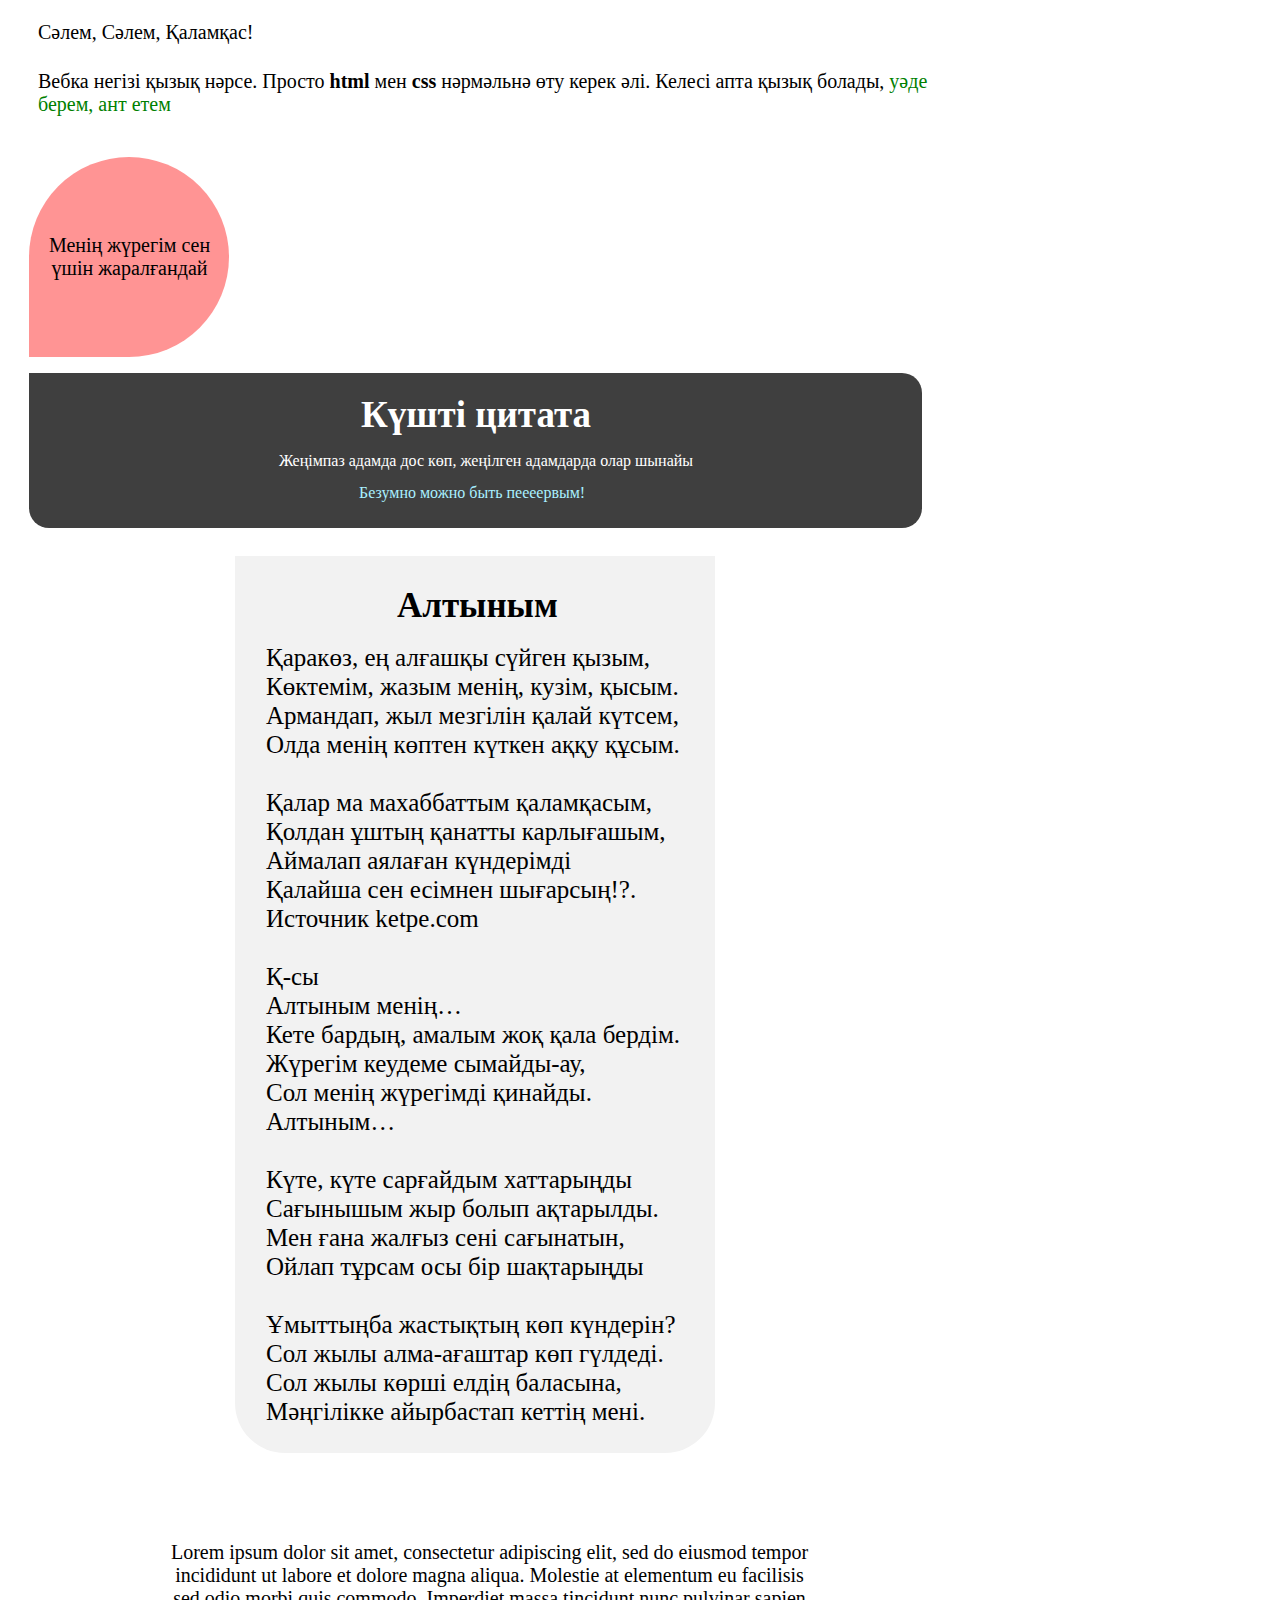
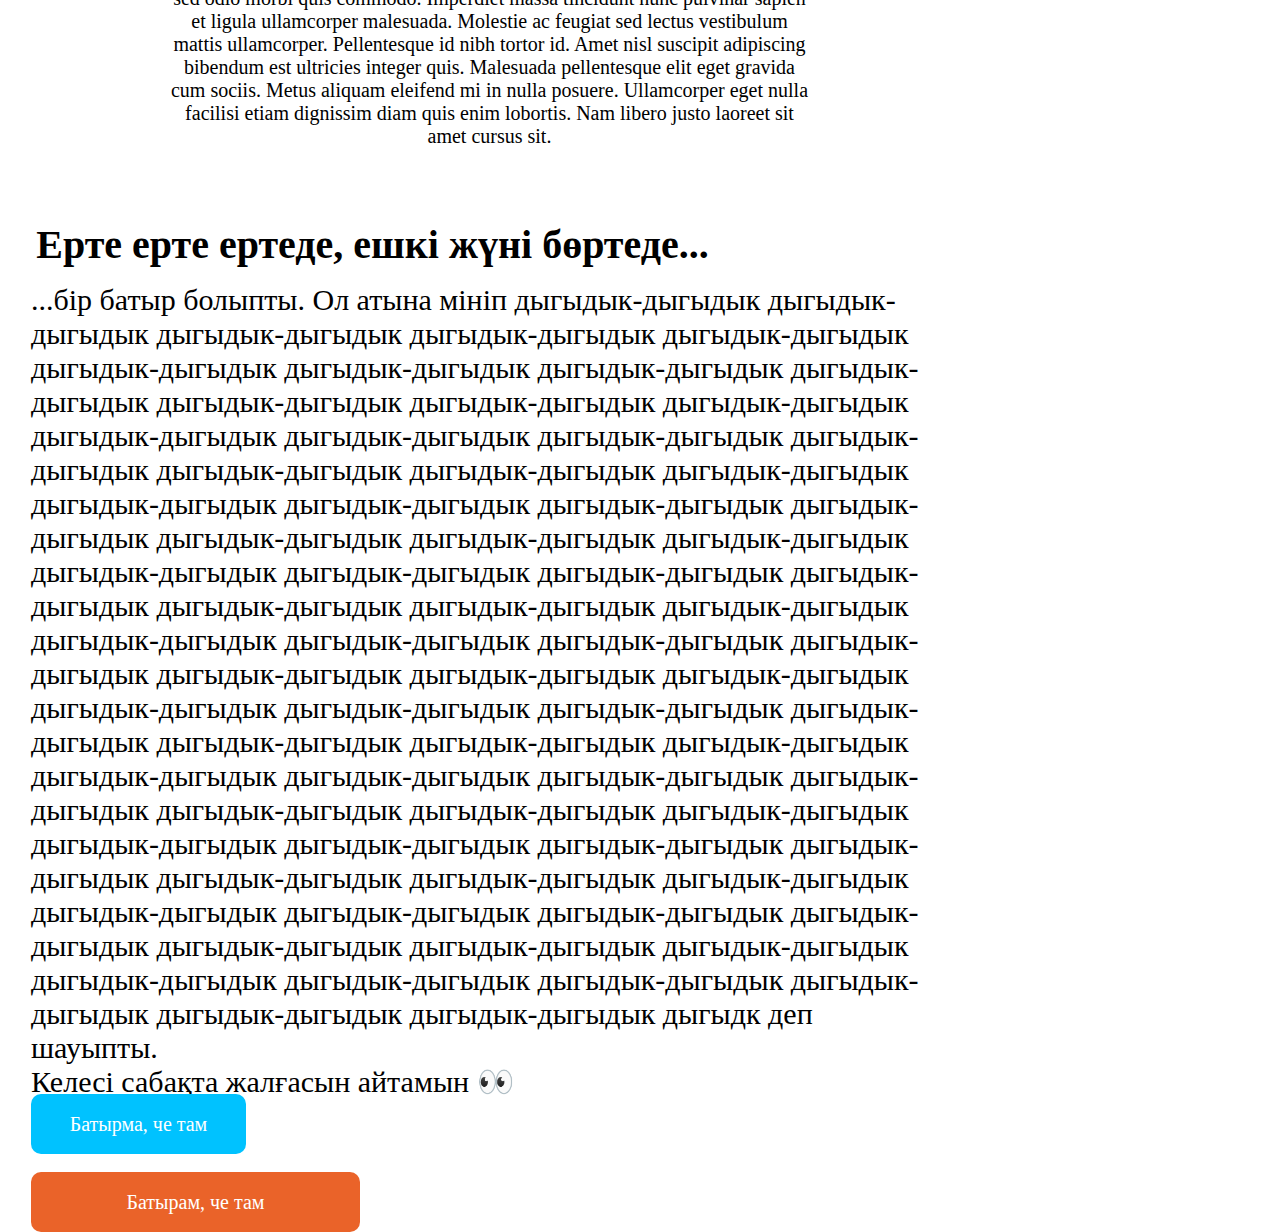
<file: hw1/hw1.html>
<!DOCTYPE html>
<html lang="en">
<head>
    <meta charset="UTF-8">
    <meta http-equiv="X-UA-Compatible" content="IE=edge">
    <meta name="viewport" content="width=device-width, initial-scale=1.0">
    <title>Home Work 1</title>
</head>

<style>
    #salem{ 
        position: absolute;
        width: 216px;
        height: 23px;
        left: 9px;
        top: -156px;
        font-family: 'Times';
        font-style: normal;
        font-weight: 400;
        font-size: 20px;
        line-height: 23px;
    }
    #zhasyl{
      color:green;
    }
    #webka{
        position: absolute;
        width: 916px;
        height: 46px;
        left: 9px;
        top: -107px;

        font-family: 'Times';
        font-style: normal;
        font-weight: 400;
        font-size: 20px;
        line-height: 23px;
    }
/* d1 */
            #d1{
                position: absolute;
                width: 200px;
                height: 200px;
                left: 29px;
                top: 157px;

                background: #FF9494;
                border-radius: 100px 100px 100px 0px;
                z-index:1;
            }
            .zhurek{
                position: absolute;
                width: 167px;
                height: 46px;
                left: 17px;
                top: 57px;

                font-family: 'Times';
                font-style: normal;
                font-weight: 400;
                font-size: 20px;
                line-height: 23px;
                text-align: center;
            }
   
            /* d2 */
                    #d2{

                        position: absolute;
                        width: 893px;
                        height: 155px;
                        left: 29px;
                        top: 373px;

                        background: #3F3F3F;
                        border-radius: 0px 20px 20px 20px;
                    }
                    .citata{
                        position: absolute;
                        width: 264px;
                        height: 43px;
                        left: 315px;
                        top: -17px;

                        font-family: 'Times';
                        font-style: normal;
                        font-weight: 700;
                        font-size: 37px;
                        line-height: 43px;

                        text-align: center;
                        color: white;
                    }
                    #dos{

                        position: absolute;
                        width: 494px;
                        height: 18px;
                        left: 250px;
                        top: 63px;

                        font-family: 'Times';
                        font-style: normal;
                        font-weight: 400;
                        font-size: 16px;
                        line-height: 18px;

                        color: #FFFFFF;
                    }
                    #wolf{
                        position: absolute;
                        width: 232px;
                        height: 18px;
                        left: 330px;
                        top: 95px;

                        font-family: 'Times';
                        font-style: normal;
                        font-weight: 400;
                        font-size: 16px;
                        line-height: 18px;

        color: #A9F0FF;
    }

    /* d3 */
                           #d3{
                                position: absolute;
                                width: 480px;
                                height: 897px;
                                left: 235px;
                                top: 556px;

                                background: #F2F2F2;
                                border-radius: 0px 0px 50px 50px;
                           }
                           #altynym{
                                position: absolute;
                                width: 157px;
                                height: 40px;
                                left: 162px;
                                top: -5px;

                                font-family: 'Times';
                                font-style: normal;
                                font-weight: 700;
                                font-size: 35px;
                                line-height: 40px;
                                text-align: center;
                           }
                           #text{
                                position: absolute;
                                width: 417px;
                                height: 783px;
                                left: 31px;
                                top: 62px;

                                font-family: 'Times';
                                font-style: normal;
                                font-weight: 400;
                                font-size: 25px;
                                line-height: 29px;

                           }
                           #bordak{
                                position: absolute;
                                width: 649px;
                                height: 207px;
                                left: -70px;
                                top: 965px;

                                font-family: 'Times';
                                font-style: normal;
                                font-weight: 400;
                                font-size: 20px;
                                line-height: 23px;
                                text-align: center;
                           }
                           #ertegi{
                                position: absolute;
                                width: 683px;
                                height: 37px;
                                left: 31px;
                                top: 1782px;

                                font-family: 'Times';
                                font-style: normal;
                                font-weight: 700;
                                font-size: 40px;
                                line-height: 46px;
                                text-align: center;
                           }
                           #dgdkdgdk{
                                position: absolute;
                                width: 903px;
                                height: 792px;
                                left: 31px;
                                top: 1853px;

                                font-family: 'Times';
                                font-style: normal;
                                font-weight: 400;
                                font-size: 30px;
                                line-height: 34px;
                           }
                                     /* d4 */
                                     #d4{
                                            position: absolute;
                                            width: 215px;
                                            height: 60px;
                                            left: 31px;
                                            top: 2694px;

                                            background: #00C2FF;
                                            border-radius: 10px;
                                     }
                                     #batyrma{
                                                position: absolute;
                                                width: 141px;
                                                height: 23px;
                                                left: 37px;
                                                top: -1px;

                                                font-family: 'Times';
                                                font-style: normal;
                                                font-weight: 400;
                                                font-size: 20px;
                                                line-height: 23px;
                                                text-align: center;
                                                color:white;
                                     }
                                             /* d5 */
                                             #d5{
                                                position: absolute;
                                                width: 329px;
                                                height: 60px;
                                                left: 31px;
                                                top: 2772px;

                                                background: #EA6329;
                                                border-radius: 10px;
                                             }
                                             #batyram{                                                              
                                                position: absolute;
                                                width: 141px;
                                                height: 23px;
                                                left: 94px;
                                                top: -1px;

                                                font-family: 'Times';
                                                font-style: normal;
                                                font-weight: 400;
                                                font-size: 20px;
                                                line-height: 23px;
                                                text-align: center;
                                                color:white;
                                             }

</style>

<body>
    <div id = "d1">
    <p id = "salem">Сәлем, Сәлем, Қаламқас!</p>
    <p id = "webka">Вебка негізі қызық нәрсе. Просто <strong>html</strong> мен <strong>css</strong> нәрмәльнә өту керек әлі. Келесі апта қызық болады,<span id = "zhasyl"> уәде<br> берем, ант етем</span></p>
    <p class = "zhurek">Менің жүрегім сен <br> үшін жаралғандай</p>
    <p id = "shape"></p>
</div>

    <div id = "d2">
    <p class = "citata">Күшті цитата</p>
    <p id = "dos">Жеңімпаз адамда дос көп, жеңілген адамдарда олар шынайы</p> 
    <p id = "wolf">Безумно можно быть пеееервым!</p>
</div>

<div id = "d3">
    <p id = "altynym">Алтыным</p>
    <p id = "text">
Қаракөз, ең алғашқы сүйген қызым,<br>
Көктемім, жазым менің, кузім, қысым.<br>
Армандап, жыл мезгілін қалай күтсем,<br>
Олда менің көптен күткен аққу құсым.<br>
<br>
Қалар ма махаббаттым қаламқасым,<br>
Қолдан ұштың қанатты карлығашым,<br>
Аймалап аялаған күндерімді<br>
Қалайша сен есімнен шығарсың!?.<br>
Источник ketpe.com<br>
<br>
Қ-сы<br>
Алтыным менің…<br>
Кете бардың, амалым жоқ қала бердім.<br>
Жүрегім кеудеме сымайды-ау,<br>
Сол менің жүрегімді қинайды.<br>
Алтыным…<br>
<br>
Күте, күте сарғайдым хаттарыңды<br>
Сағынышым жыр болып ақтарылды.<br>
Мен ғана жалғыз сені сағынатын,<br>
Ойлап тұрсам осы бір шақтарыңды<br>
<br>
Ұмыттыңба жастықтың көп күндерін?<br>
Сол жылы алма-ағаштар көп гүлдеді.<br>
Сол жылы көрші елдің баласына,<br>
Мәңгілікке айырбастап кеттің мені.<br>
</p>

<p id = "bordak">Lorem ipsum dolor sit amet, consectetur adipiscing elit, sed do eiusmod tempor 
    <br>incididunt ut labore et dolore magna aliqua. Molestie at elementum eu facilisis 
    <br>sed odio morbi quis commodo. Imperdiet massa tincidunt nunc pulvinar sapien 
    <br>et ligula ullamcorper malesuada. Molestie ac feugiat sed lectus vestibulum 
    <br>mattis ullamcorper. Pellentesque id nibh tortor id. Amet nisl suscipit adipiscing 
    <br>bibendum est ultricies integer quis. Malesuada pellentesque elit eget gravida 
    <br>cum sociis. Metus aliquam eleifend mi in nulla posuere. Ullamcorper eget nulla 
    <br>facilisi etiam dignissim diam quis enim lobortis. Nam libero justo laoreet sit 
    <br>amet cursus sit.</p>
</div>

<p id = "ertegi">
    Ерте ерте ертеде, ешкі жүні бөртеде...
</p>

<p id = "dgdkdgdk">
    ...бір батыр болыпты. Ол атына мініп дыгыдык-дыгыдык дыгыдык-
    <br>дыгыдык дыгыдык-дыгыдык дыгыдык-дыгыдык дыгыдык-дыгыдык 
    <br>дыгыдык-дыгыдык дыгыдык-дыгыдык дыгыдык-дыгыдык дыгыдык-
    <br>дыгыдык дыгыдык-дыгыдык дыгыдык-дыгыдык дыгыдык-дыгыдык 
    <br>дыгыдык-дыгыдык дыгыдык-дыгыдык дыгыдык-дыгыдык дыгыдык-
    <br>дыгыдык дыгыдык-дыгыдык дыгыдык-дыгыдык дыгыдык-дыгыдык 
    <br>дыгыдык-дыгыдык дыгыдык-дыгыдык дыгыдык-дыгыдык дыгыдык-
    <br>дыгыдык дыгыдык-дыгыдык дыгыдык-дыгыдык дыгыдык-дыгыдык 
    <br>дыгыдык-дыгыдык дыгыдык-дыгыдык дыгыдык-дыгыдык дыгыдык-
    <br>дыгыдык дыгыдык-дыгыдык дыгыдык-дыгыдык дыгыдык-дыгыдык 
    <br>дыгыдык-дыгыдык дыгыдык-дыгыдык дыгыдык-дыгыдык дыгыдык-
    <br>дыгыдык дыгыдык-дыгыдык дыгыдык-дыгыдык дыгыдык-дыгыдык 
    <br>дыгыдык-дыгыдык дыгыдык-дыгыдык дыгыдык-дыгыдык дыгыдык-
    <br>дыгыдык дыгыдык-дыгыдык дыгыдык-дыгыдык дыгыдык-дыгыдык 
    <br>дыгыдык-дыгыдык дыгыдык-дыгыдык дыгыдык-дыгыдык дыгыдык-
    <br>дыгыдык дыгыдык-дыгыдык дыгыдык-дыгыдык дыгыдык-дыгыдык 
    <br>дыгыдык-дыгыдык дыгыдык-дыгыдык дыгыдык-дыгыдык дыгыдык-
    <br>дыгыдык дыгыдык-дыгыдык дыгыдык-дыгыдык дыгыдык-дыгыдык 
    <br>дыгыдык-дыгыдык дыгыдык-дыгыдык дыгыдык-дыгыдык дыгыдык-
    <br>дыгыдык дыгыдык-дыгыдык дыгыдык-дыгыдык дыгыдык-дыгыдык 
    <br>дыгыдык-дыгыдык дыгыдык-дыгыдык дыгыдык-дыгыдык дыгыдык-
    <br>дыгыдык дыгыдык-дыгыдык дыгыдык-дыгыдык дыгыдк деп шауыпты. 
    <br>Келесі сабақта жалғасын айтамын 👀
</p>

<div id = "d4">
<p id ="batyrma">Батырма, че там</p>
</div>

<div id = "d5">
<p id = "batyram">Батырам, че там</p>
</div>
</body>

</html>
</file>
<file: hw4/index.css>
*{
    margin: 0;
    padding: 0;
}
header{
    width: 100%;
    height: 60px;
}
.head-container{
    height: inherit;
    display: flex;
    justify-content: space-between;
    align-items: center;
    flex-flow:row nowrap; 
}
.head-logo{
   margin-left: 80px;
}
.menu{
    list-style-type: none;
    padding-left: 0;
    margin-bottom: 5px;
    display: flex;
}
.menu li{
  display: inline-block;
}
.menu li a{
    display: inline-block;
}
.head-menu-right{
    margin-left: 480px;
}
.head-menu-left{
    margin-right: 80px;
}
a{
    font-family: 'Inter';
    padding: 10px;
    color: #000;
    text-decoration: none;
}
a:hover{
    text-decoration: underline;
}
.head-menu-right{
    top: 100px;
}
.main-container a{
    margin: 0;
    padding: 0;
}
/* button{
    width: 218px;
    height: 40px;
    border-radius: 2px ;
    background-color:rgba(0, 103, 184, 1);
    color:white;
    font-family: 'Inter';
    font-style: normal;
    font-weight: 600;
    font-size: 15px;
    line-height: 16px;
    margin-left: 130px;
    } */
main{
    height: 2000px;
}
.flex-container{
    display: flex;
    flex-wrap: nowrap;
    margin-top: 140px;
    margin-left: 55px;
    background-color: #fff;
}
.flex-container a:hover{
    text-decoration: none;
}
.flex-container > div{
    margin: 8px;
}
.flex-container h1{
    margin-top:18px;
    margin-left: 10px;
    font-family:'Trebuchet MS', 'Lucida Sans Unicode', 'Lucida Grande', 'Lucida Sans', Arial, sans-serif;
    font-size: 29px;
}
.flex-container p{
    margin-top: 18px;
    margin-left: 10px;
    font-family:Arial, Helvetica, sans-serif;
    font-size: 16px;
    opacity: 0.7;
    line-height: 24px;
}
.link{
    font-family:'Trebuchet MS', 'Lucida Sans Unicode', 'Lucida Grande', 'Lucida Sans', Arial, sans-serif;
    color: rgb(0, 76, 199);
    margin-top: 20px;
    margin-left: 10px;
}
.link:hover{
    text-decoration: underline;
}
.center{
    margin: 70px;
    width: 1330px;
    height: 500px;
    background-color: #E7E7E7;
}
.center{
    cursor: pointer;
}
.center-container a{
    text-decoration: none;
}
.center img{
    margin-top: 60px;
    margin-left: 670px;
}
.center h1{
    margin-top: -350px;
    margin-left: 100px;
    font-family:'Trebuchet MS', 'Lucida Sans Unicode', 'Lucida Grande', 'Lucida Sans', Arial, sans-serif;
    font-size: 40px;
}
.center p{
    margin-top: 30px;
    margin-left: 100px;
    font-family:Arial, Helvetica, sans-serif;
    font-size: 16px;
}
.center a:hover{
    text-decoration: none;
}
.button{
    margin-top: 5px;
    width: 87px;
    height: 40px;
    margin-left: 100px;
    background-color:#0067B8;
    border-radius: 2px;
    cursor: pointer;
}
.button:hover{
    background-color: #005ea5;
    box-shadow: #000;
}
.button-text{
    color: #fff;
    text-align: center;
    font-family: 'Trebuchet MS', 'Lucida Sans Unicode', 'Lucida Grande', 'Lucida Sans', Arial, sans-serif;
    font-style: 7px;
    padding: 9px;
}
.title-for-flex-container-2part{
    font-family: 'Trebuchet MS', 'Lucida Sans Unicode', 'Lucida Grande', 'Lucida Sans', Arial, sans-serif;
    font-size: 35px;
    margin-left: 70px;
    margin-top: 100px;
}
.flex-container-2part{
    display: flex;
    flex-wrap: nowrap;
    margin-top: 15px;
    margin-left: 55px;
    background-color: #fff;
}
.flex-container-2part a:hover{
    text-decoration: none;
}
.flex-container-2part > div{
    margin: 8px;
}
.flex-container-2part h1{
    margin-top:18px;
    margin-left: 10px;
    font-family:'Trebuchet MS', 'Lucida Sans Unicode', 'Lucida Grande', 'Lucida Sans', Arial, sans-serif;
    font-size: 29px;
}
.flex-container-2part p{
    margin-top: 18px;
    margin-left: 10px;
    font-family:Arial, Helvetica, sans-serif;
    font-size: 16px;
    opacity: 0.7; 
    line-height: 24px;
}
.link{
    font-family:'Trebuchet MS', 'Lucida Sans Unicode', 'Lucida Grande', 'Lucida Sans', Arial, sans-serif;
    color: rgb(0, 76, 199);
    margin-top: 20px;
    margin-left: 10px;
}
.back-button{
    position: sticky;
    border-radius: 3px;
    backdrop-filter: blur(10px);
    width: 150px;
    height: 40px;
    margin-left: 1300px;
    background-color: rgb(206, 206, 206);
}
/* .back-button-text{
    padding:8px;
    margin-left: 12px;
}
.back-button-text span{
    font-size: 20px;
} */
footer{
    margin-top: 450px;
    padding: 50px;
    height: 400px;
    background-color: #F2F2F2;
    
}
.footer-container{
    display: flex;
    opacity: 0.7;
}
.footer-text{
    font-size: 13px;
    line-height: 30px;
    margin-left: 60px;
}
.language{
    display: flex;
    width: 30px;
    height: 30px;
    margin-top: 50px;
    margin-left: 60px;
}
.language a{
    font-size:12px;
    opacity: 0.6;
}
a:hover{
    text-decoration: underline;
}
.footer-bottom-text{
    margin-top: -22px;
    margin-left: 600px;
    font-family: 8px;
    font-size: 12px;
    opacity: 0.7;

}
</file>
